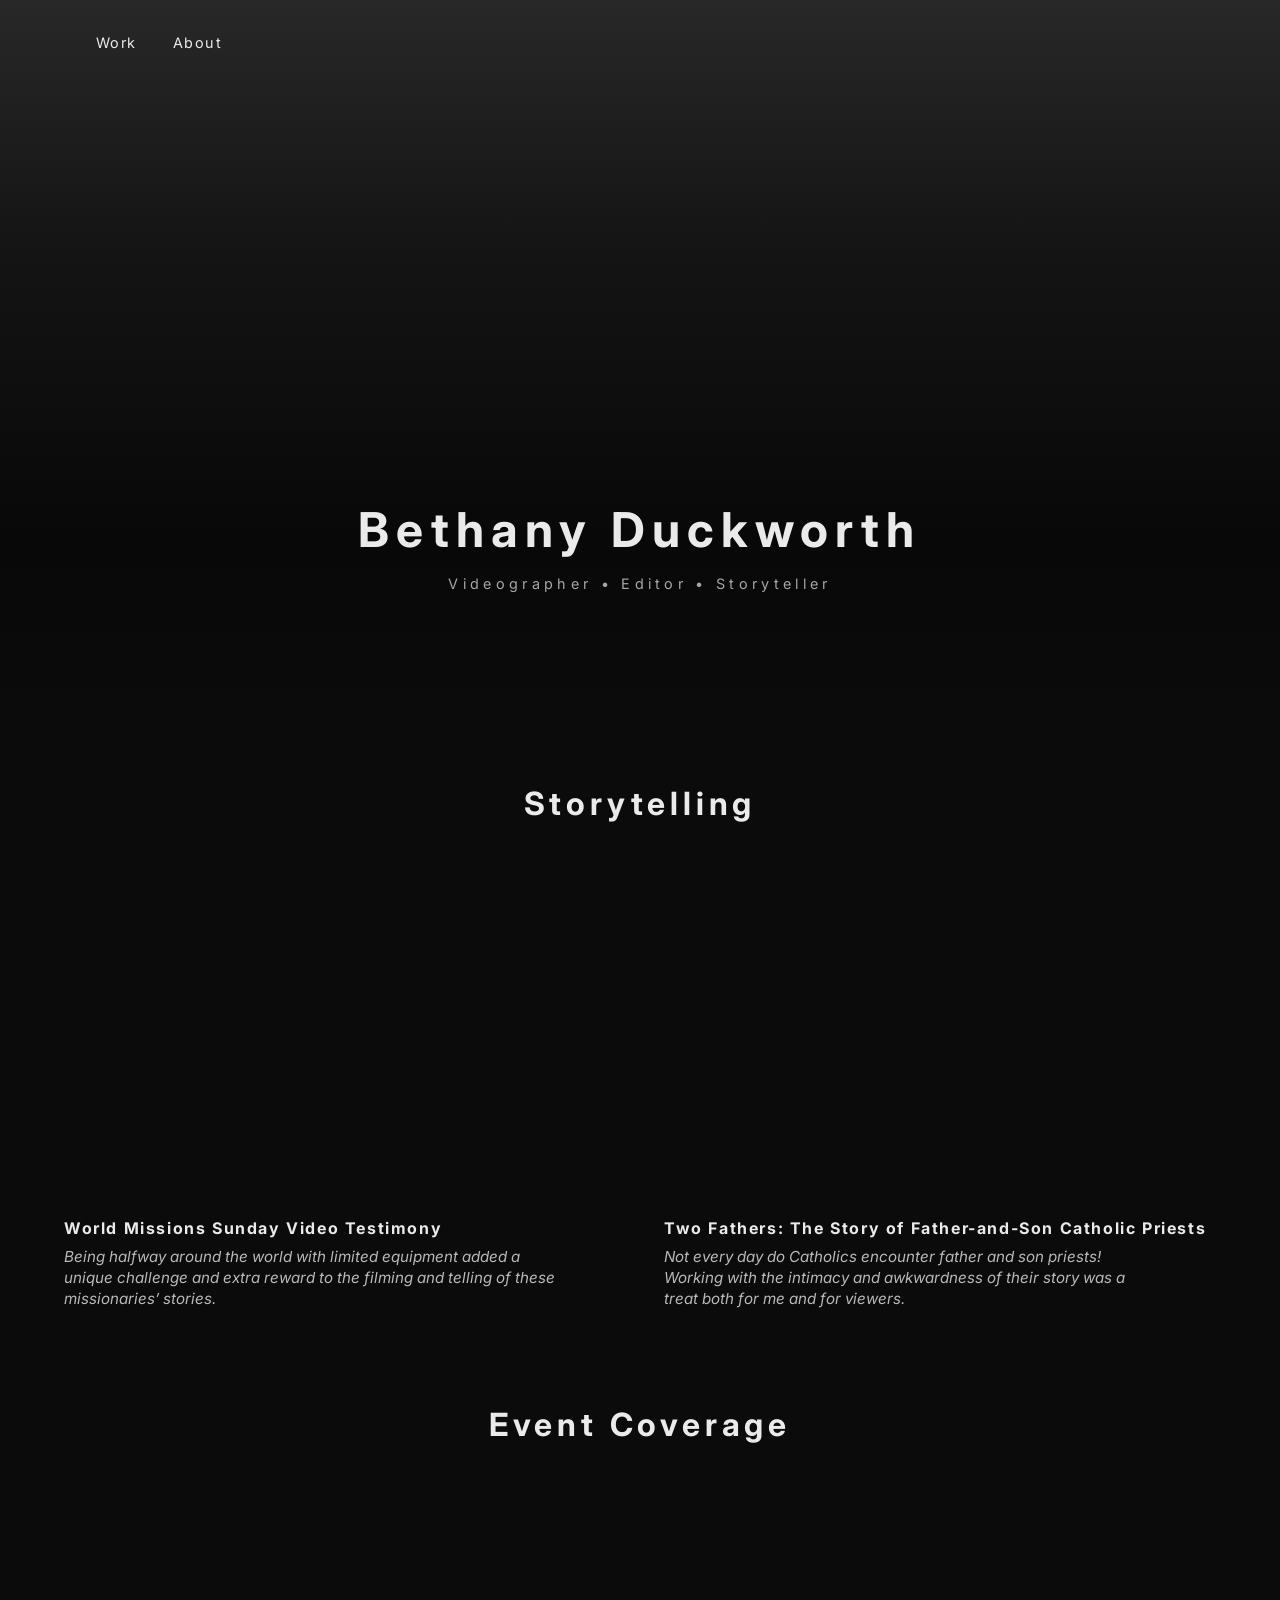
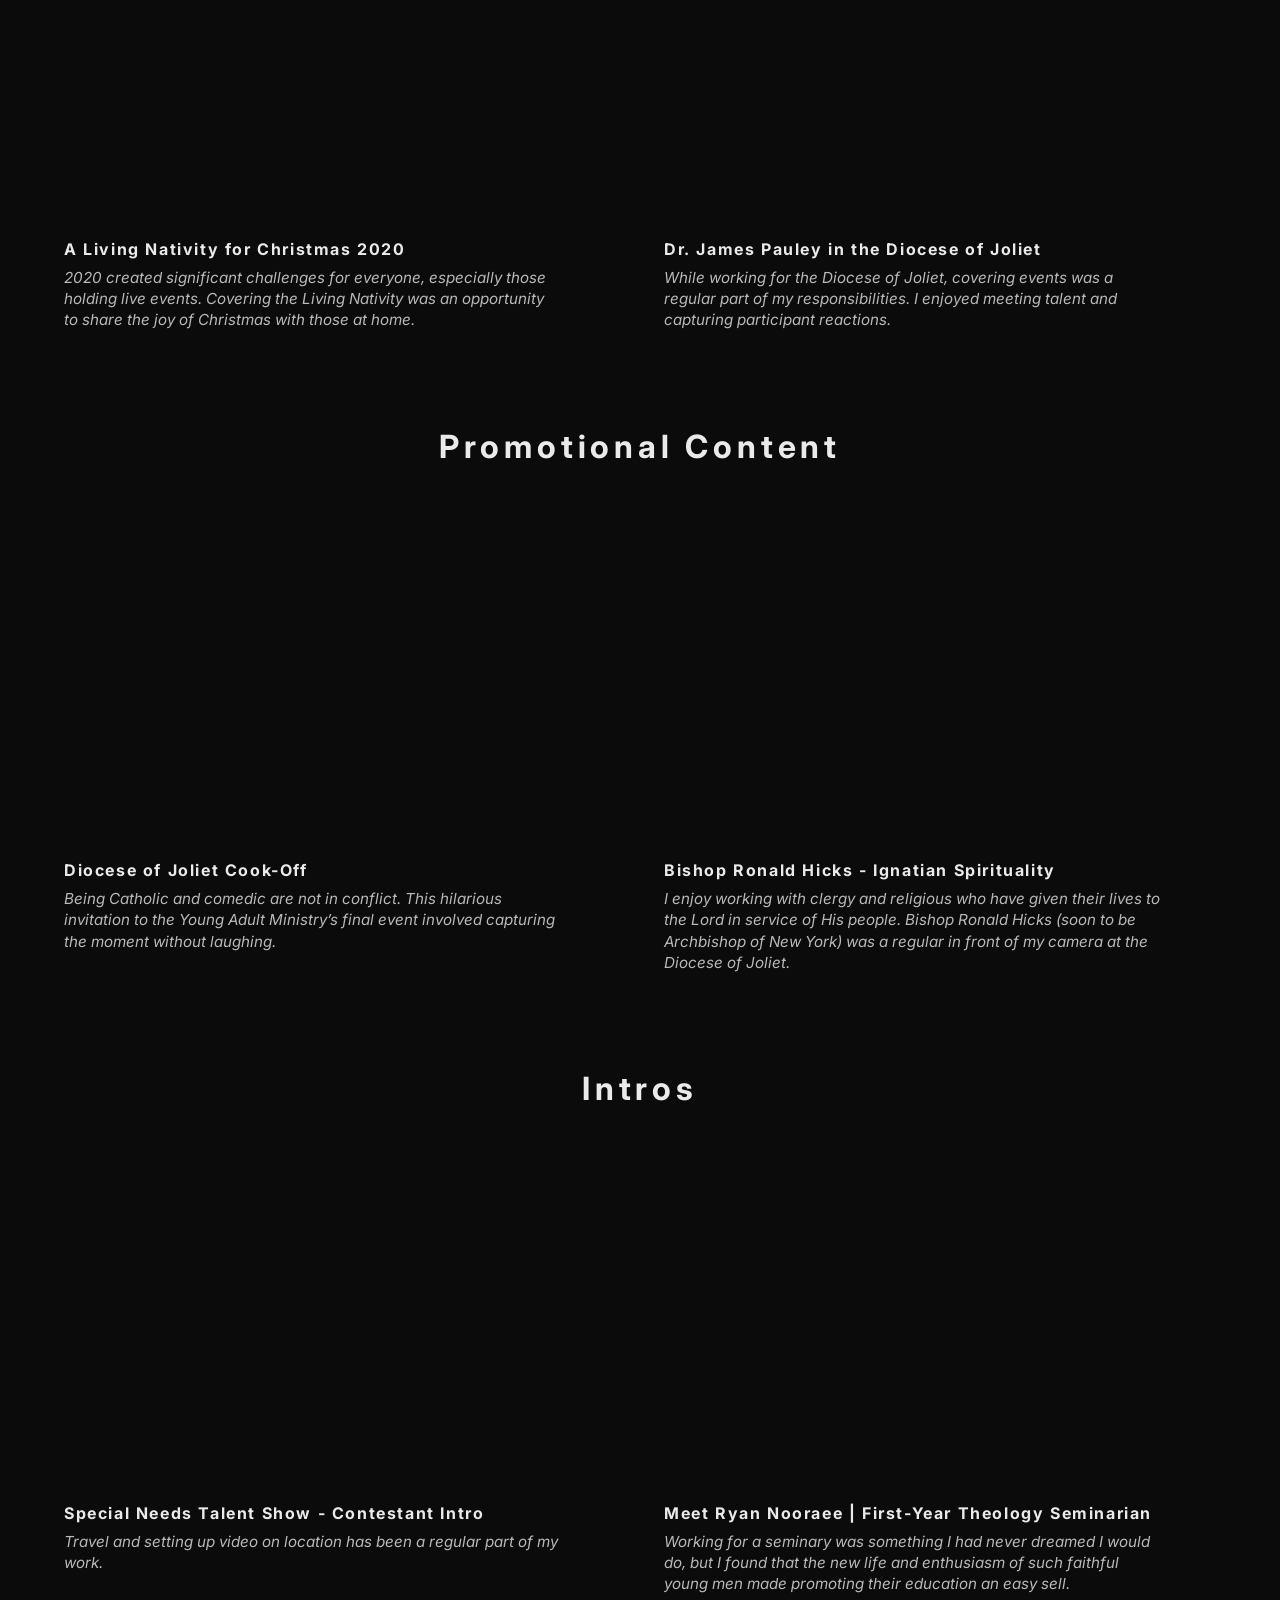
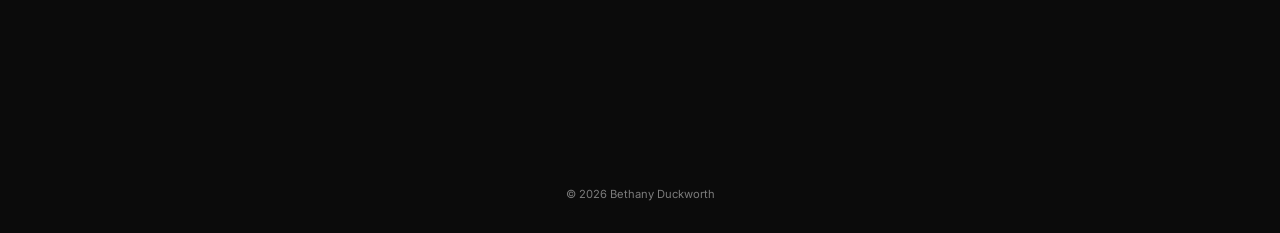
<file: index.html>
<!DOCTYPE html>
<html lang="en">
<head>
  <meta charset="UTF-8">
  <title>Video Portfolio</title>
  <meta name="viewport" content="width=device-width, initial-scale=1.0">
  <link rel="stylesheet" href="style.css">
</head>
<body>

<header class="hero">
  <nav class="nav">
    <div class="nav-links">
      <a href="index.html">Work</a>
      <a href="about.html">About</a>
    </div>
  </nav>

  <div class="hero-text">
    <h1>Bethany Duckworth</h1>
    <p>Videographer • Editor • Storyteller</p>
  </div>
</header>

<main class="portfolio">

  <section class="section-header">
    <h2>Storytelling</h2>
  </section>

  <section class="video-grid">
    <article class="video-card">
      <iframe src="https://www.youtube.com/embed/-Z9li8R5ns8?si=1lqBkZvTl_7PvNbW&amp;start=22" allowfullscreen></iframe>
      <div class="video-info">
        <h2>World Missions Sunday Video Testimony</h2>
        <p class="video-description">Being halfway around the world with limited equipment added a unique challenge and extra reward to the filming and telling of these missionaries’ stories.</p>
      </div>
    </article>


    <article class="video-card">
      <iframe src="https://www.youtube.com/embed/qpwNAHt56Es" allowfullscreen></iframe>
      <div class="video-info">
        <h2>Two Fathers: The Story of Father-and-Son Catholic Priests</h2>
        <p class="video-description">Not every day do Catholics encounter father and son priests! Working with the intimacy and awkwardness of their story was a treat both for me and for viewers.</p>
      </div>
    </article>
  </section>

  <section class="section-header">
    <h2>Event Coverage</h2>
  </section>

  <section class="video-grid">
    <article class="video-card">
      <iframe src="https://www.youtube.com/embed/Rj7EXGkFhyI" allowfullscreen></iframe>
      <div class="video-info">
        <h2>A Living Nativity for Christmas 2020</h2>
        <p class="video-description">2020 created significant challenges for everyone, especially those holding live events. Covering the Living Nativity was an opportunity to share the joy of Christmas with those at home.</p>
      </div>
    </article>

    <article class="video-card">
      <iframe src="https://www.youtube.com/embed/X1yAv6bWxPM?si=6hQ5WjOrymPafsMQ" allowfullscreen></iframe>
      <div class="video-info">
        <h2>Dr. James Pauley in the Diocese of Joliet</h2>
        <p class="video-description">While working for the Diocese of Joliet, covering events was a regular part of my responsibilities. I enjoyed meeting talent and capturing participant reactions.</p>
      </div>
    </article>
  </section>

  
  <section class="section-header">
    <h2>Promotional Content</h2>
  </section>

  <section class="video-grid">
    <article class="video-card">
      <iframe src="https://www.youtube.com/embed/Qyroji-8bTI?si=7G0ygR0sW8pj3wKn" allowfullscreen></iframe>
      <div class="video-info">
        <h2>Diocese of Joliet Cook-Off</h2>
        <p class="video-description">Being Catholic and comedic are not in conflict. This hilarious invitation to the Young Adult Ministry’s final event involved capturing the moment without laughing.</p>
      </div>
    </article> 

    <article class="video-card">
      <iframe src="https://www.youtube.com/embed/ABCEi7y0WV4?si=XxSA0kLEWEHR1Hbm" allowfullscreen></iframe>
      <div class="video-info">
        <h2>Bishop Ronald Hicks - Ignatian Spirituality</h2>
        <p class="video-description">I enjoy working with clergy and religious who have given their lives to the Lord in service of His people. Bishop Ronald Hicks (soon to be Archbishop of New York) was a regular in front of my camera at the Diocese of Joliet.</p>
      </div>
    </article> 
  </section>

  <section class="section-header">
    <h2>Intros</h2>
  </section>

  <section class="video-grid">
    <article class="video-card">
      <iframe src="https://www.youtube.com/embed/egxV9G2GR5o?si=rj6RRcTzOrMxqfwH" allowfullscreen></iframe>
      <div class="video-info">
        <h2>Special Needs Talent Show - Contestant Intro</h2>
        <p class="video-description">Travel and setting up video on location has been a regular part of my work.</p>
      </div>
    </article> 

    <article class="video-card">
      <iframe src="https://www.youtube.com/embed/ENDjeveiwdU" allowfullscreen></iframe>
      <div class="video-info">
        <h2>Meet Ryan Nooraee | First-Year Theology Seminarian</h2>
        <p class="video-description">Working for a seminary was something I had never dreamed I would do, but I found that the new life and enthusiasm of such faithful young men made promoting their education an easy sell.</p>
      </div>
    </article>
  </section>

  <!-- PHOTOGRAPHY
  <section class="section-header">
    <h2>Photography</h2>
  </section>

  <section class="photo-grid">
    <figure class="photo-card">
      <img src="images/diocese_image_1.JPG" alt="Photography work 1">
    </figure>

    <figure class="photo-card">
      <img src="images/diocese_image_2.JPG" alt="Photography work 2">
    </figure>

    <figure class="photo-card">
      <img src="images/diocese_image_3.JPG" alt="Photography work 3">
    </figure>

    <figure class="photo-card">
      <img src="images/diocese_image_4.jpg" alt="Photography work 4">
    </figure>

    <figure class="photo-card">
      <img src="images/diocese_image_5.jpg" alt="Photography work 4">
    </figure>

    <figure class="photo-card">
      <img src="images/diocese_image_6.jpg" alt="Photography work 4">
    </figure>

    <figure class="photo-card">
      <img src="images/diocese_image_7.jpg" alt="Photography work 4">
    </figure>

    <figure class="photo-card">
      <img src="images/diocese_image_8.jpg" alt="Photography work 4">
    </figure>
  </section> -->

</main>

<footer>
  © 2026 Bethany Duckworth
</footer>

</body>
</html>
</file>
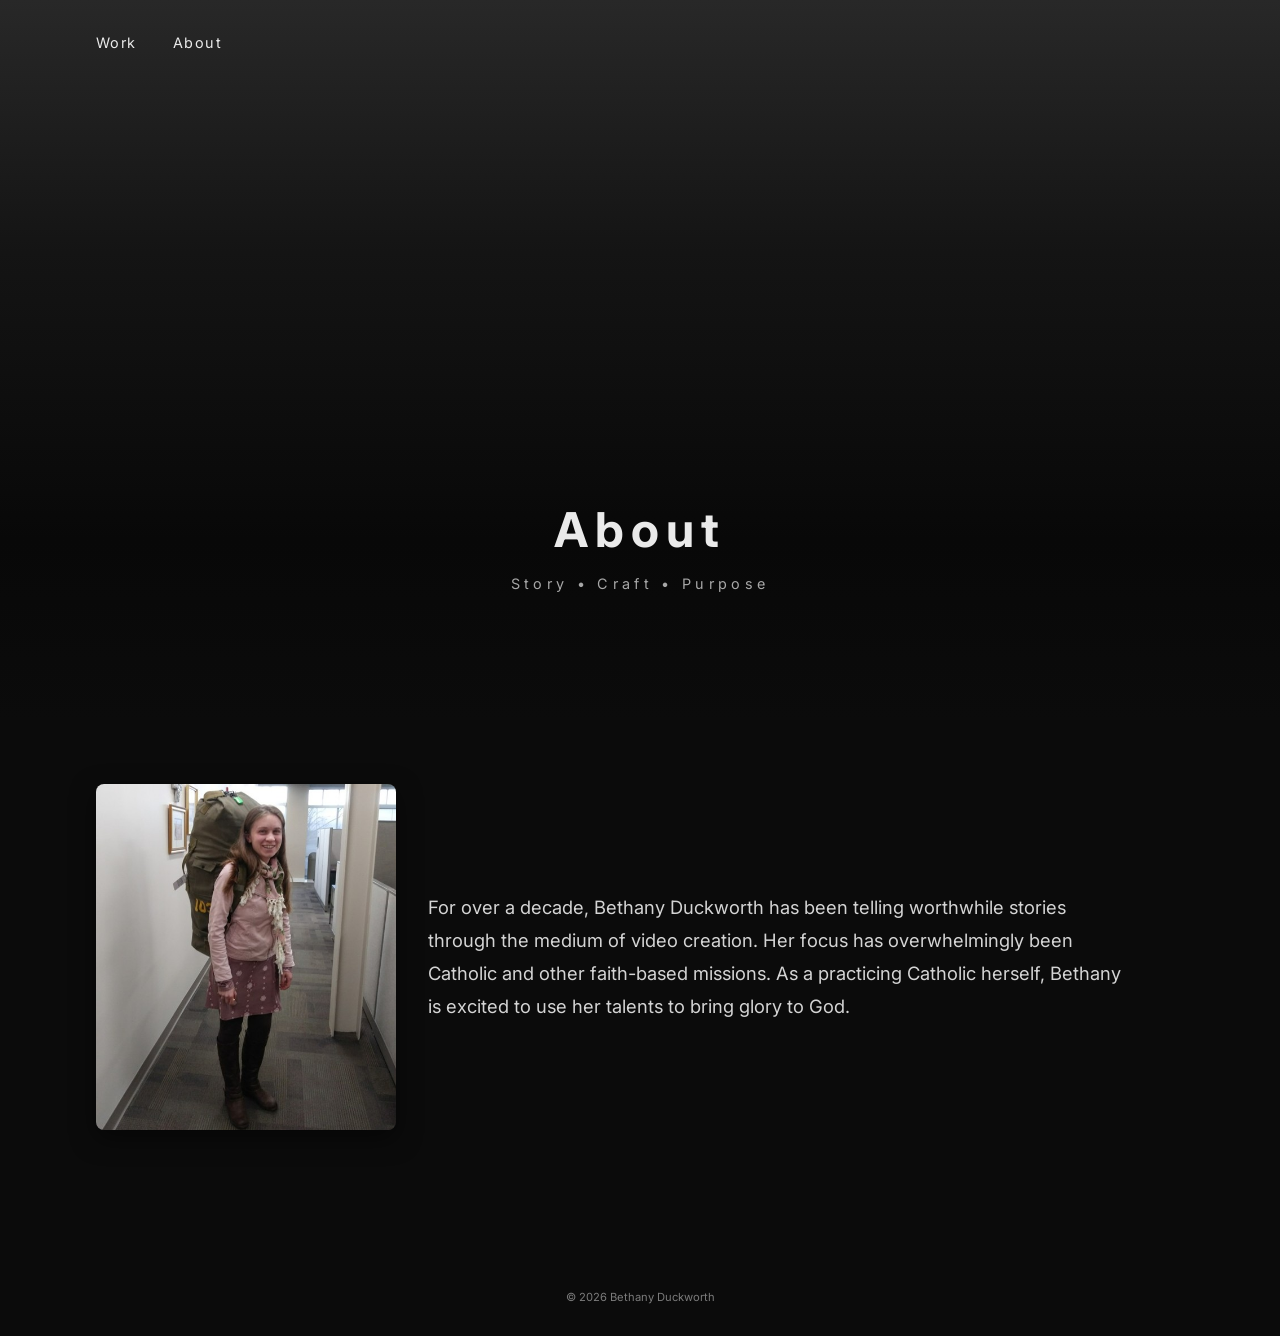
<file: about.html>
<!DOCTYPE html>
<html lang="en">
<head>
  <meta charset="UTF-8">
  <title>About | Bethany Duckworth</title>
  <meta name="viewport" content="width=device-width, initial-scale=1.0">
  <link rel="stylesheet" href="style.css">
</head>
<body>

<header class="hero">
  <nav class="nav">
    <div class="nav-links">
      <a href="index.html">Work</a>
      <a href="about.html">About</a>
    </div>
  </nav>

  <div class="hero-text">
    <h1>About</h1>
    <p>Story • Craft • Purpose</p>
  </div>
</header>

<main class="portfolio">

   <section class="about-row">
    <div class="about-image">
      <img src="images/missiontrip.jpg" alt="About Bethany Duckworth">
    </div>

    <div class="about-text">
      <p>
      For over a decade, Bethany Duckworth has been telling worthwhile stories through the medium 
      of video creation. Her focus has overwhelmingly been Catholic and other faith-based missions.
      As a practicing Catholic herself, Bethany is excited to use her talents to bring glory to God.
      </p>
    </div>
  </section>
</main>

<footer>
  © 2026 Bethany Duckworth
</footer>

</body>
</html>
</file>
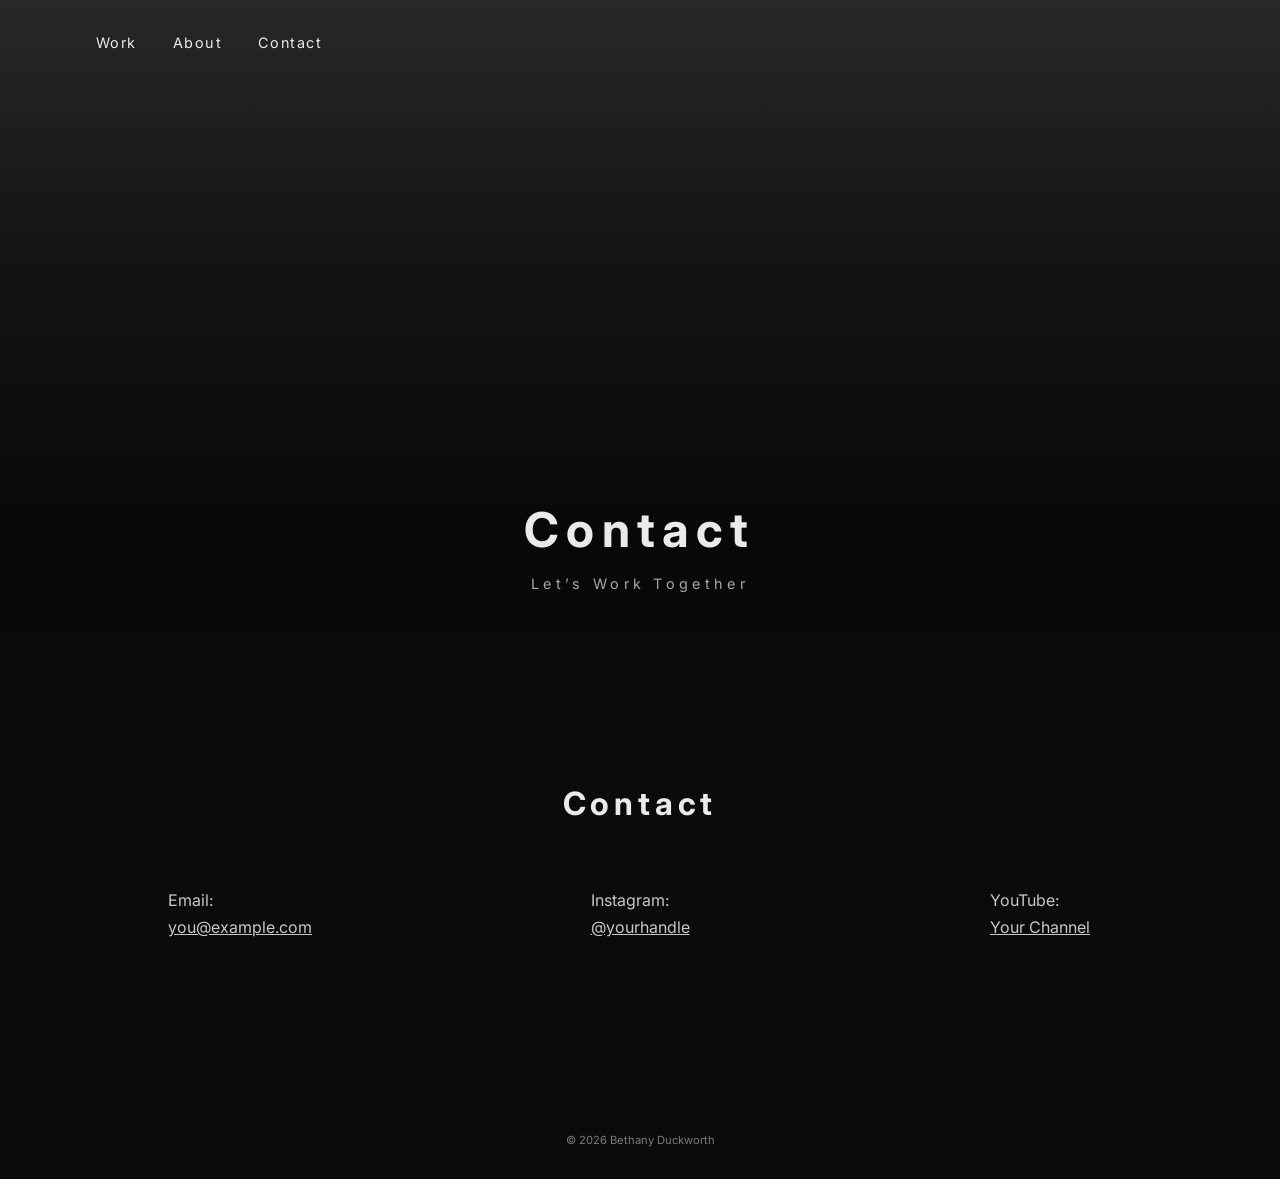
<file: contact.html>
<!DOCTYPE html>
<html lang="en">
<head>
  <meta charset="UTF-8">
  <title>Contact | Bethany Duckworth</title>
  <meta name="viewport" content="width=device-width, initial-scale=1.0">
  <link rel="stylesheet" href="style.css">
</head>
<body>

<header class="hero">
  <nav class="nav">
    <div class="nav-links">
      <a href="index.html">Work</a>
      <a href="about.html">About</a>
      <a href="contact.html">Contact</a>
    </div>
  </nav>

  <div class="hero-text">
    <h1>Contact</h1>
    <p>Let’s Work Together</p>
  </div>
</header>

<main class="portfolio">
  <section class="section-header">
    <h2>Contact</h2>
  </section>

  <section class="video-grid">
    <p style="margin: auto; max-width: 800px; font-size: 1rem; opacity: 0.85; line-height: 1.7;">
      Email:<br>
      <a href="mailto:you@example.com" style="color: #eaeaea;">you@example.com</a>
    </p>

    <p style="margin: auto; max-width: 800px; font-size: 1rem; opacity: 0.85; line-height: 1.7;">
      Instagram:<br>
      <a href="https://instagram.com" target="_blank" style="color: #eaeaea;">@yourhandle</a>
    </p>

    <p style="margin: auto; max-width: 800px; font-size: 1rem; opacity: 0.85; line-height: 1.7;">
      YouTube:<br>
      <a href="https://youtube.com" target="_blank" style="color: #eaeaea;">Your Channel</a>
    </p>
  </section>
</main>

<footer>
  © 2026 Bethany Duckworth
</footer>

</body>
</html>
</file>
<file: style.css>
@import url('https://fonts.googleapis.com/css2?family=Inter:wght@300;400;600&display=swap');

* {
  margin: 0;
  padding: 0;
  box-sizing: border-box;
}

body {
  font-family: 'Inter', sans-serif;
  background: #0b0b0b;
  color: #eaeaea;
}

/* NAV */
.nav {
  display: flex;
  justify-content: space-between;
  align-items: center;
  padding: 2rem 4rem;
}

.logo {
  font-weight: 600;
  letter-spacing: 0.2em;
}

.nav-links a {
  margin-left: 2rem;
  text-decoration: none;
  color: #eaeaea;
  font-size: 0.9rem;
  letter-spacing: 0.1em;
}

.nav-links a:hover {
  color: #aaa;
}

/* HERO */
.hero {
  height: 80vh;
  background: linear-gradient(
    to bottom,
    rgba(40, 40, 40, 1) 0%,
    rgba(20, 20, 20, 1) 35%,
    rgba(8, 8, 8, 1) 75%,
    #0b0b0b 100%
  );
  display: flex;
  flex-direction: column;
  justify-content: space-between;
}

.hero-text {
  text-align: center;
  margin-bottom: 8rem;
}

.hero-text h1 {
  font-size: 3rem;
  letter-spacing: 0.15em;
}

.hero-text p {
  margin-top: 1rem;
  font-size: 0.9rem;
  letter-spacing: 0.3em;
  opacity: 0.7;
}

/* PORTFOLIO */
.portfolio {
  padding: 4rem;
}

/* VIDEO GRID */
.video-grid {
  display: grid;
  grid-template-columns: repeat(auto-fit, minmax(320px, 1fr));
  gap: 3rem;
  margin-bottom: 6rem;
}

.video-card {
  transition: transform 0.4s ease;
}

.video-card:hover {
  transform: scale(1.03);
}

.video-card iframe {
  width: 100%;
  aspect-ratio: 16 / 9;
  border: none;
}

.video-info {
  margin-top: 1rem;
}

.video-info h2 {
  font-size: 1rem;
  letter-spacing: 0.1em;
}

/* PHOTO GRID */
.photo-grid {
  display: grid;
  grid-template-columns: repeat(auto-fit, minmax(260px, 1fr));
  gap: 2rem;
  margin-bottom: 6rem;
}

.photo-card {
  overflow: hidden;
}

.photo-card img {
  width: 100%;
  height: 100%;
  object-fit: cover;
  filter: grayscale(10%);
  transition: transform 0.6s ease, filter 0.6s ease;
}

.photo-card:hover img {
  transform: scale(1.05);
  filter: grayscale(0%);
}

/* SECTION HEADERS */
.section-header {
  text-align: center;
  margin-bottom: 4rem;
}

.section-eyebrow {
  display: block;
  font-size: 0.7rem;
  letter-spacing: 0.3em;
  text-transform: uppercase;
  opacity: 0.6;
  margin-bottom: 1rem;
}

.section-header h2 {
  font-size: 2rem;
  letter-spacing: 0.15em;
}

/* FOOTER */
footer {
  text-align: center;
  padding: 2rem;
  font-size: 0.7rem;
  opacity: 0.5;
}

.simple-hero {
  height: 60vh;
  background: linear-gradient(to bottom, rgba(0,0,0,0.7), #0b0b0b);
              /* url('https://images.unsplash.com/photo-1526170375885-4d8ecf77b99f'); */
  background-size: cover;
  background-position: center;
}

.about,
.contact {
  max-width: 800px;
  margin: auto;
  padding: 6rem 2rem;
}

.about p,
.contact p {
  margin-bottom: 2rem;
  line-height: 1.8;
  opacity: 0.85;
}

.contact a {
  color: #eaeaea;
  text-decoration: none;
  opacity: 0.7;
}

.contact a:hover {
  opacity: 1;
}

.video-card video {
  width: 100%;
  height: auto;
  display: block;
  border-radius: 6px;
}

/* FILM REEL CONTAINER */
.film-reel {
  display: grid;
  grid-template-columns: repeat(auto-fit, minmax(320px, 1fr));
  gap: 3rem;
  margin-bottom: 6rem;
}

/* EACH FILM FRAME */
.reel-frame {
  background: #0f0f0f;
  padding: 1rem 0;
  border-radius: 12px;
  position: relative;
  text-align: center;
}

/* VIDEO */
.reel-frame video {
  width: 90%;
  border-radius: 6px;
  margin: 0 auto;
  display: block;
  box-shadow: 0 20px 40px rgba(0,0,0,0.6);
}

/* TITLE */
.reel-frame h3 {
  color: #eee;
  font-size: 1rem;
  margin-top: 1rem;
  letter-spacing: 0.05em;
  text-transform: uppercase;
}

/* SPROCKET HOLES */
.sprockets {
  height: 18px;
  margin: 10px auto;
  width: 90%;
  background:
    repeating-linear-gradient(
      to right,
      #000 0,
      #000 12px,
      transparent 12px,
      transparent 22px
    );
}

.video-description {
  margin-top: 0.5rem;
  font-size: 0.95rem;
  color: #ccc;
  line-height: 1.4;
  font-style: italic;
  max-width: 90%;
  opacity: 0.9;
  transition: opacity 0.3s ease;
}

.video-card:hover .video-description {
  opacity: 1;
  color: #fff;
}

.photo-about img {
  width: 100%;
  max-width: 800px;
  display: block;
  margin: 2rem auto;
  border-radius: 8px;
  object-fit: cover;
  box-shadow: 0 10px 30px rgba(0,0,0,0.5);
}

/* ABOUT ROW */
.about-row {
  display: flex;
  flex-wrap: wrap;
  align-items: center;
  gap: 2rem;
  margin-bottom: 4rem;
  padding: 0 2rem;
}

.about-image img {
  width: 100%;
  max-width: 400px;
  border-radius: 8px;
  object-fit: cover;
  display: block;
  box-shadow: 0 8px 25px rgba(0, 0, 0, 0.5);
}

.about-text {
  max-width: 600px;
}

.about-text h2 {
  margin-bottom: 1rem;
  font-size: 2rem;
  letter-spacing: 0.15em;
}

/* ABOUT ROW */
.about-row {
  display: flex;
  flex-wrap: wrap;
  align-items: center;
  gap: 2rem;
  margin-bottom: 4rem;
  padding: 0 2rem;
}

/* Smaller image */
.about-image img {
  width: 100%;
  max-width: 300px; /* reduced so image is smaller */
  border-radius: 8px;
  object-fit: cover;
  display: block;
  box-shadow: 0 8px 25px rgba(0, 0, 0, 0.5);
}

/* Larger text */
.about-text {
  max-width: 700px;
}

.about-text h2 {
  margin-bottom: 1.25rem;
  font-size: 2.4rem; /* larger heading */
  letter-spacing: 0.15em;
}

.about-text p {
  font-size: 1.15rem; /* larger paragraph text */
  line-height: 1.8;
  opacity: 0.9;
}
</file>
